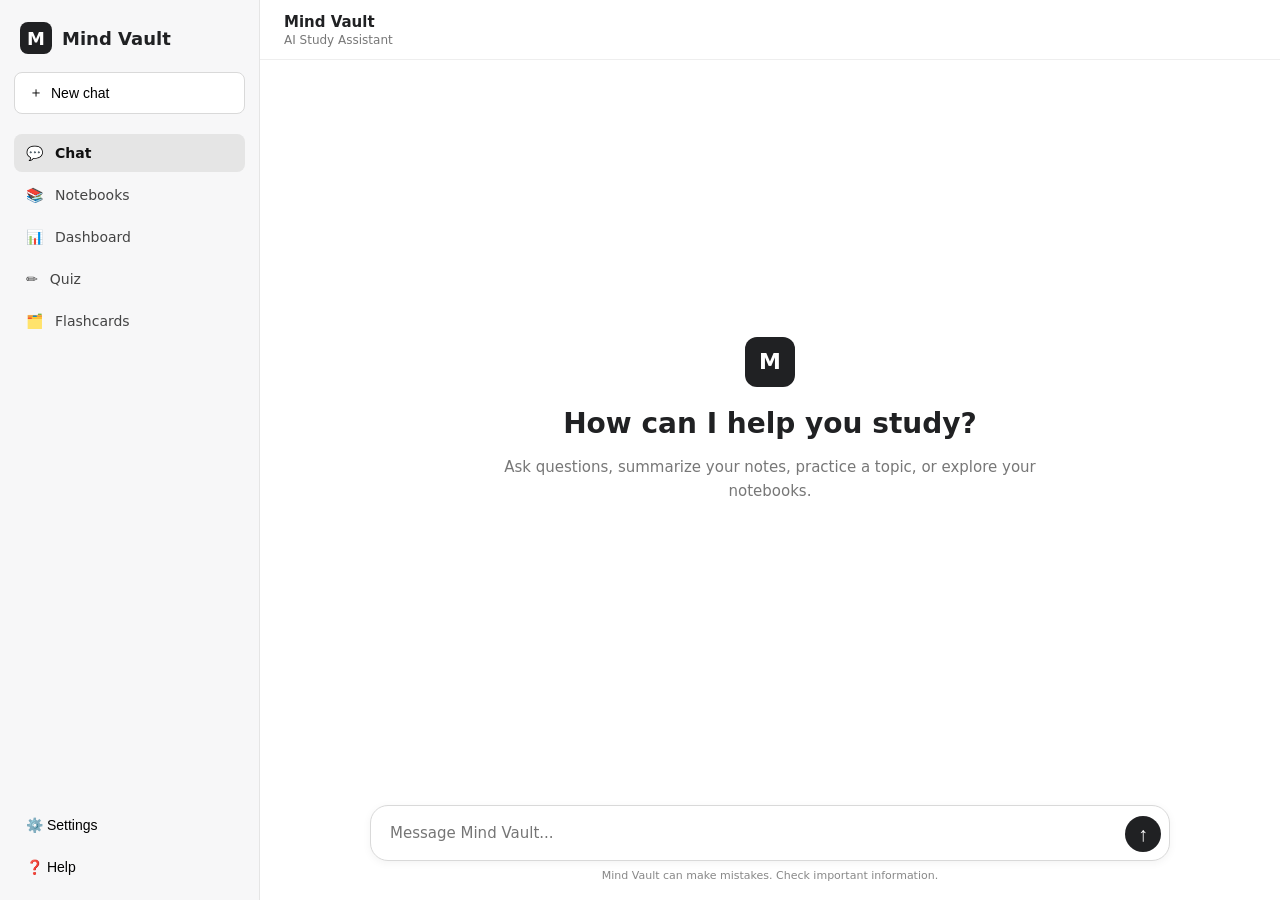
<file: frontend/index.html>
<!DOCTYPE html>
<html lang="en">
<head>
    <meta charset="UTF-8">
    <meta name="viewport" content="width=device-width, initial-scale=1.0">

    <title>Mind Vault - Chat</title>

    <link rel="stylesheet" href="css/index.css">
</head>

<body>

<div class="app">

    <!-- SIDEBAR -->
    <aside class="sidebar">

        <div class="sidebar-top">

            <div class="logo">
                <div class="logo-icon">M</div>
                <span>Mind Vault</span>
            </div>

            <button class="new-chat" id="newChatBtn">
                <span>＋</span>
                New chat
            </button>

        </div>


        <!-- NAVIGATION -->
        <nav class="navigation">

            <a href="index.html" class="nav-item active">
                <span>💬</span>
                Chat
            </a>

            <a href="#" class="nav-item">
                <span>📚</span>
                Notebooks
            </a>

            <a href="dashboard.html" class="nav-item">
                <span>📊</span>
                Dashboard
            </a>

            <a href="quiz.html" class="nav-item">
                <span>✏️</span>
                Quiz
            </a>

            <a href="flashcards.html" class="nav-item">
                <span>🗂️</span>
                Flashcards
            </a>

        </nav>


        <div class="sidebar-bottom">

            <button class="sidebar-option">
                ⚙️ Settings
            </button>

            <button class="sidebar-option">
                ❓ Help
            </button>

        </div>

    </aside>


    <!-- MAIN CHAT AREA -->
    <main class="chat-area">

        <!-- TOP BAR -->
        <header class="chat-header">

            <button class="mobile-menu" id="menuBtn">
                ☰
            </button>

            <div class="chat-title">
                <strong>Mind Vault</strong>
                <span>AI Study Assistant</span>
            </div>

        </header>


        <!-- MESSAGES -->
        <section class="messages" id="messages">

            <div class="welcome">

                <div class="welcome-icon">
                    M
                </div>

                <h1>How can I help you study?</h1>

                <p>
                    Ask questions, summarize your notes,
                    practice a topic, or explore your notebooks.
                </p>

            </div>

        </section>


        <!-- INPUT AREA -->
        <div class="input-area">

            <form id="chatForm" class="chat-form">

                <textarea
                    id="messageInput"
                    placeholder="Message Mind Vault..."
                    rows="1"
                    autocomplete="off"
                ></textarea>

                <button
                    type="submit"
                    id="sendButton"
                    class="send-button"
                    aria-label="Send message"
                >
                    ↑
                </button>

            </form>

            <p class="disclaimer">
                Mind Vault can make mistakes. Check important information.
            </p>

        </div>

    </main>

</div>


<script src="js/chat.js"></script>

</body>
</html>
</file>
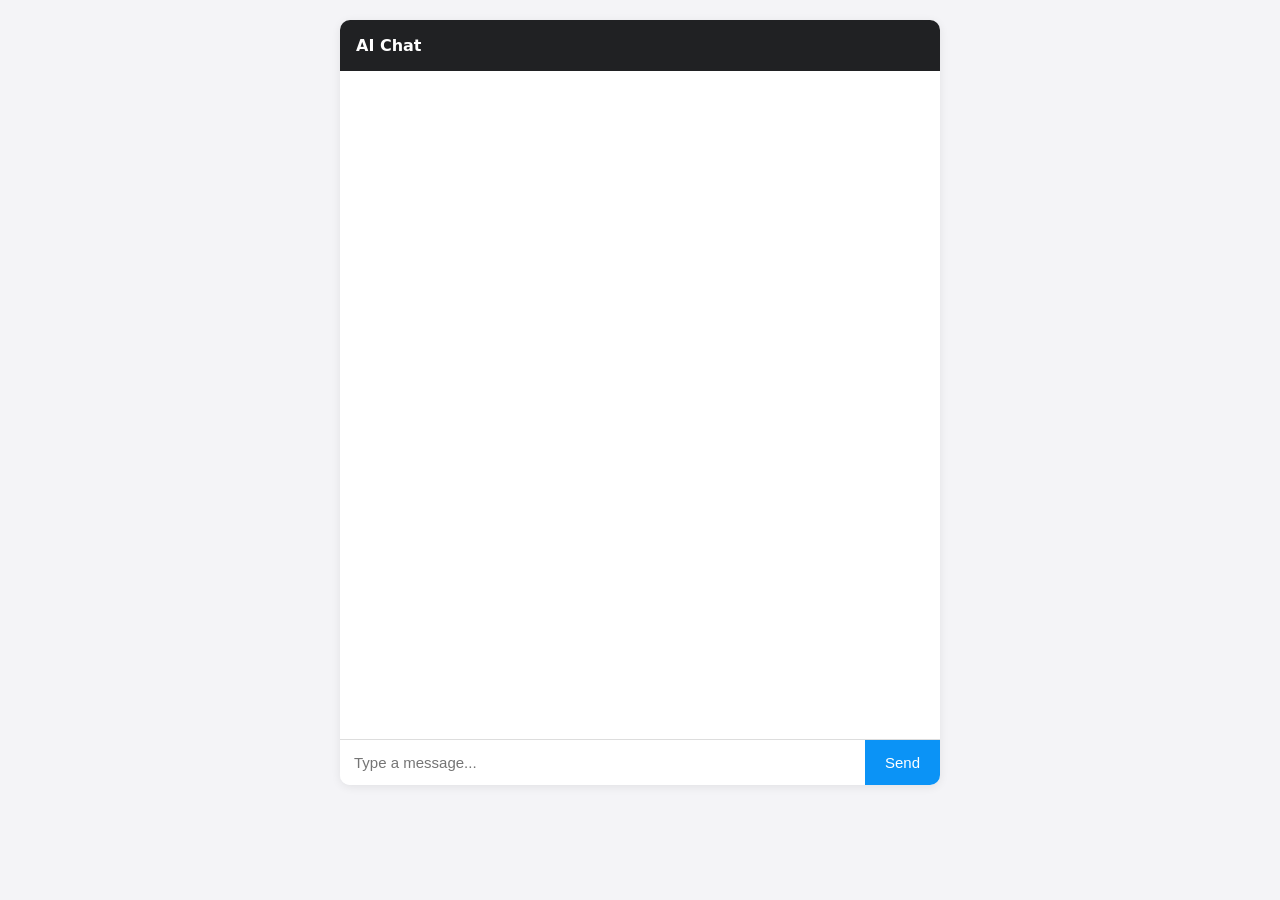
<file: backend/chat.html>
<!DOCTYPE html>
<html lang="en">
<head>
<meta charset="UTF-8">
<title>Simple AI Chat</title>
<style>
  * { box-sizing: border-box; }
  body {
    margin: 0;
    font-family: system-ui, sans-serif;
    background: #f4f4f7;
    display: flex;
    justify-content: center;
    padding: 20px;
  }
  #chat-container {
    width: 100%;
    max-width: 600px;
    background: #fff;
    border-radius: 10px;
    box-shadow: 0 2px 10px rgba(0,0,0,0.08);
    display: flex;
    flex-direction: column;
    height: 85vh;
    overflow: hidden;
  }
  header {
    padding: 16px;
    background: #202123;
    color: #fff;
    font-weight: 600;
  }
  #messages {
    flex: 1;
    padding: 16px;
    overflow-y: auto;
    display: flex;
    flex-direction: column;
    gap: 10px;
  }
  .msg {
    max-width: 75%;
    padding: 10px 14px;
    border-radius: 14px;
    line-height: 1.4;
    white-space: pre-wrap;
  }
  .user {
    align-self: flex-end;
    background: #0b93f6;
    color: #fff;
  }
  .bot {
    align-self: flex-start;
    background: #e5e5ea;
    color: #000;
  }
  form {
    display: flex;
    border-top: 1px solid #ddd;
  }
  #input {
    flex: 1;
    border: none;
    padding: 14px;
    font-size: 15px;
    outline: none;
  }
  button {
    border: none;
    background: #0b93f6;
    color: #fff;
    padding: 0 20px;
    font-size: 15px;
    cursor: pointer;
  }
  button:disabled {
    background: #9cc9f0;
    cursor: default;
  }
</style>
</head>
<body>

<div id="chat-container">
  <header>AI Chat</header>
  <div id="messages"></div>
  <form id="form">
    <input id="input" autocomplete="off" placeholder="Type a message..." />
    <button id="send" type="submit">Send</button>
  </form>
</div>

<script>
  const BACKEND_URL = "http://localhost:8000/chat"; // FastAPI backend endpoint

  const messagesEl = document.getElementById("messages");
  const formEl = document.getElementById("form");
  const inputEl = document.getElementById("input");
  const sendEl = document.getElementById("send");

  function addMessage(text, sender) {
    const div = document.createElement("div");
    div.className = "msg " + sender;
    div.textContent = text;
    messagesEl.appendChild(div);
    messagesEl.scrollTop = messagesEl.scrollHeight;
    return div;
  }

  async function sendMessage(text) {
    addMessage(text, "user");
    inputEl.value = "";
    sendEl.disabled = true;

    const thinkingEl = addMessage("...", "bot");

    try {
      const res = await fetch(BACKEND_URL, {
        method: "POST",
        headers: { "Content-Type": "application/json" },
        body: JSON.stringify({ message: text })
      });

      if (!res.ok) throw new Error("Server error: " + res.status);

      const data = await res.json();
      thinkingEl.textContent = data.reply ?? "(no reply field in response)";
    } catch (err) {
      thinkingEl.textContent = "Error: " + err.message;
    } finally {
      sendEl.disabled = false;
      inputEl.focus();
    }
  }

  formEl.addEventListener("submit", (e) => {
    e.preventDefault();
    const text = inputEl.value.trim();
    if (text) sendMessage(text);
  });
</script>

</body>
</html>
</file>
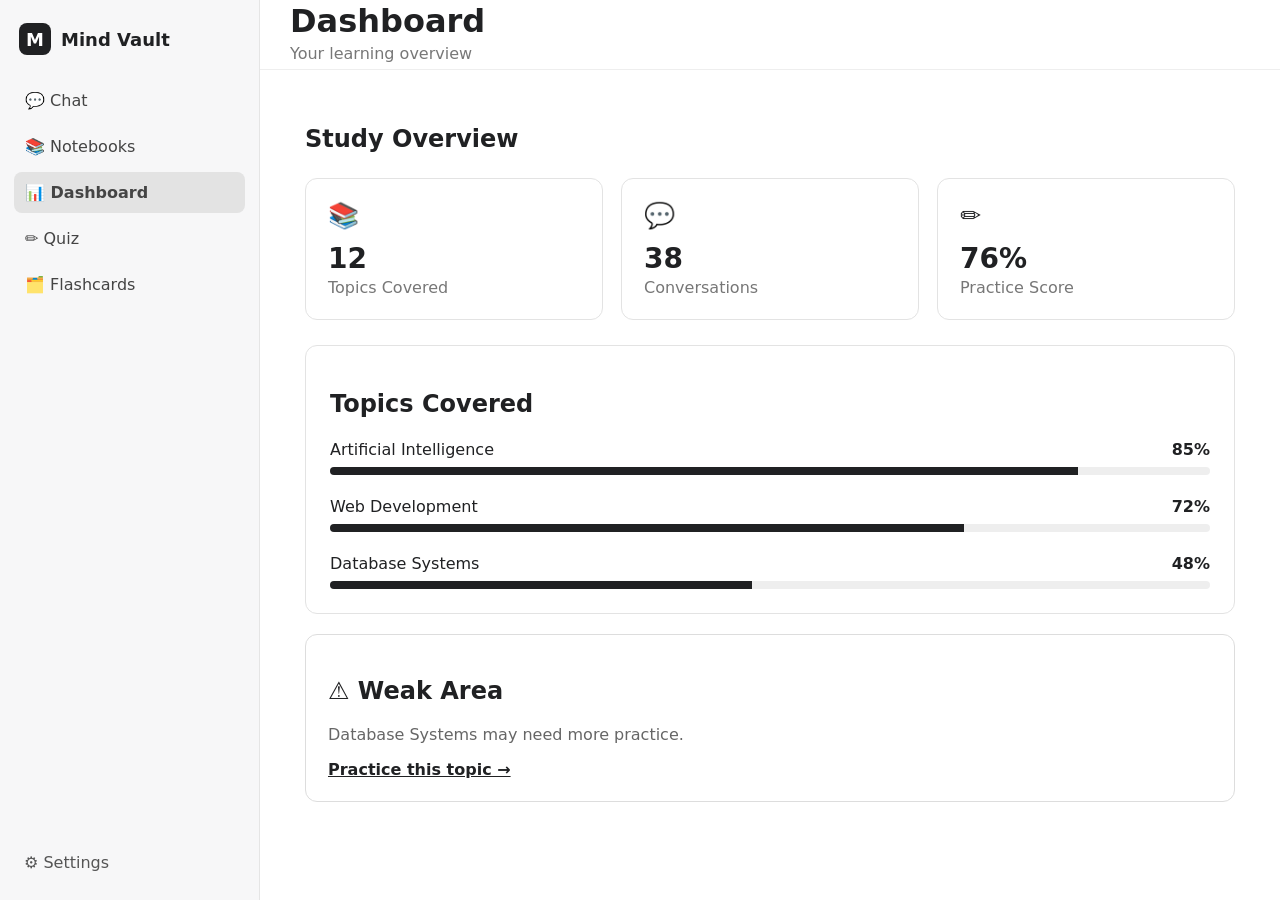
<file: frontend/dashboard.html>
<!DOCTYPE html>
<html lang="en">
<head>
    <meta charset="UTF-8">
    <meta name="viewport" content="width=device-width, initial-scale=1.0">

    <title>Mind Vault - Dashboard</title>

    <link rel="stylesheet" href="css/dashboard.css">
</head>

<body>

<div class="app">

    <aside class="sidebar">

        <div class="logo">
            <div class="logo-icon">M</div>
            <span>Mind Vault</span>
        </div>

        <a href="index.html" class="nav-item">💬 Chat</a>
        <a href="#" class="nav-item">📚 Notebooks</a>
        <a href="dashboard.html" class="nav-item active">📊 Dashboard</a>
        <a href="quiz.html" class="nav-item">✏️ Quiz</a>
        <a href="flashcards.html" class="nav-item">🗂️ Flashcards</a>

        <div class="sidebar-bottom">
            ⚙️ Settings
        </div>

    </aside>


    <main class="main-content">

        <header class="page-header">

            <button id="menuBtn" class="mobile-menu">
                ☰
            </button>

            <div>
                <h1>Dashboard</h1>
                <p>Your learning overview</p>
            </div>

        </header>


        <section class="dashboard">

            <h2>Study Overview</h2>

            <div class="stats">

                <div class="stat-card">
                    <span>📚</span>
                    <h3>12</h3>
                    <p>Topics Covered</p>
                </div>

                <div class="stat-card">
                    <span>💬</span>
                    <h3>38</h3>
                    <p>Conversations</p>
                </div>

                <div class="stat-card">
                    <span>✏️</span>
                    <h3>76%</h3>
                    <p>Practice Score</p>
                </div>

            </div>


            <div class="section-card">

                <h2>Topics Covered</h2>

                <div class="topic">
                    <span>Artificial Intelligence</span>
                    <strong>85%</strong>
                </div>

                <div class="progress">
                    <div style="width: 85%;"></div>
                </div>


                <div class="topic">
                    <span>Web Development</span>
                    <strong>72%</strong>
                </div>

                <div class="progress">
                    <div style="width: 72%;"></div>
                </div>


                <div class="topic">
                    <span>Database Systems</span>
                    <strong>48%</strong>
                </div>

                <div class="progress">
                    <div style="width: 48%;"></div>
                </div>

            </div>


            <div class="weak-area">

                <h2>⚠️ Weak Area</h2>

                <p>
                    Database Systems may need more practice.
                </p>

                <a href="practice.html">
                    Practice this topic →
                </a>

            </div>

        </section>

    </main>

</div>

<script src="js/dashboard.js"></script>

</body>
</html>
</file>
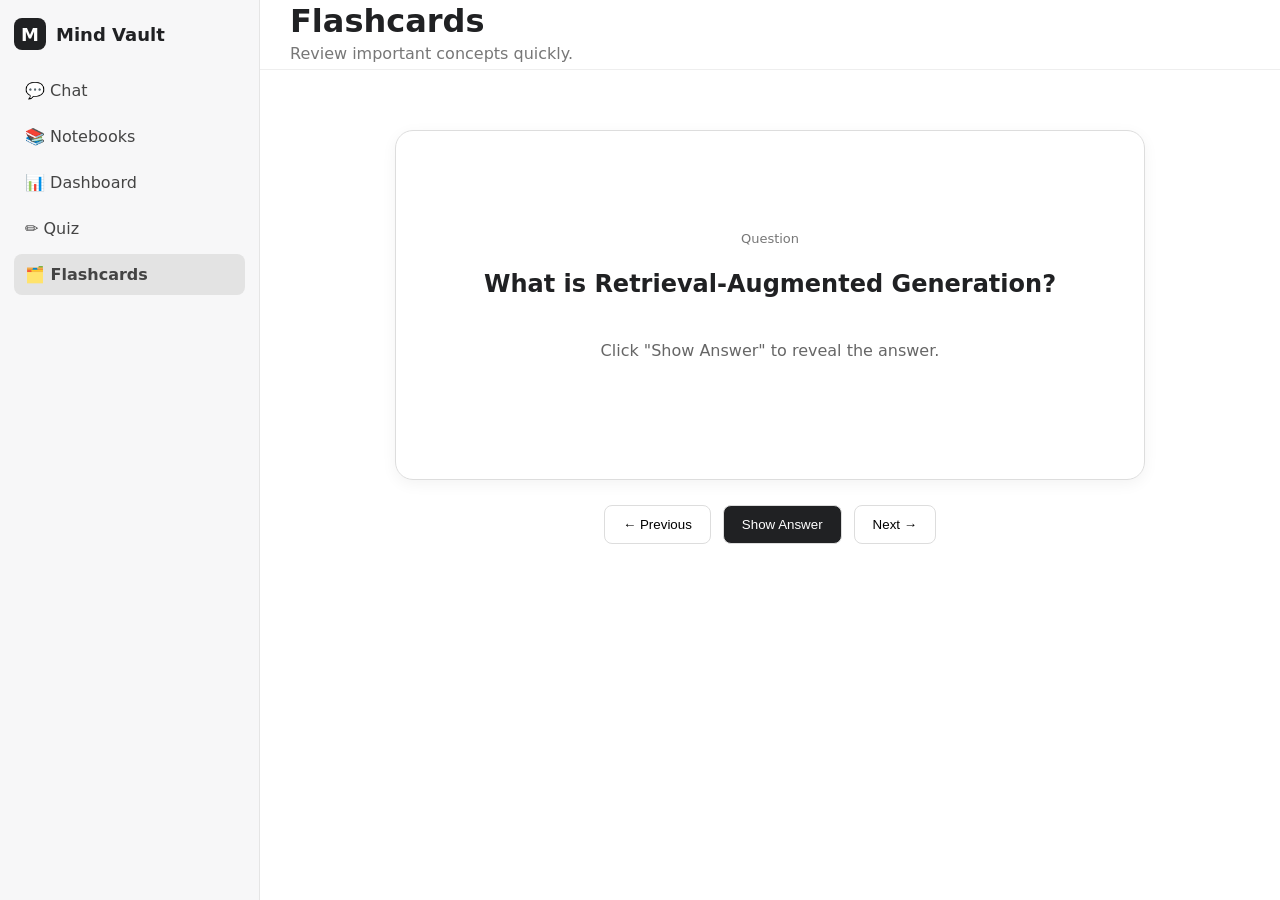
<file: frontend/flashcards.html>
<!DOCTYPE html>
<html lang="en">
<head>
    <meta charset="UTF-8">
    <meta name="viewport" content="width=device-width, initial-scale=1.0">

    <title>Mind Vault - Flashcards</title>

    <link rel="stylesheet" href="css/flashcards.css">
</head>

<body>

<div class="app">

    <aside class="sidebar">

        <div class="logo">
            <div class="logo-icon">M</div>
            <span>Mind Vault</span>
        </div>

        <a href="index.html" class="nav-item">💬 Chat</a>
        <a href="#" class="nav-item">📚 Notebooks</a>
        <a href="dashboard.html" class="nav-item">📊 Dashboard</a>
        <a href="quiz.html" class="nav-item">✏️ Quiz</a>
        <a href="flashcards.html" class="nav-item active">🗂️ Flashcards</a>

    </aside>


    <main class="main-content">

        <header class="page-header">

            <button id="menuBtn" class="mobile-menu">
                ☰
            </button>

            <div>
                <h1>Flashcards</h1>
                <p>Review important concepts quickly.</p>
            </div>

        </header>


        <section class="flashcard-section">

            <div class="flashcard" id="flashcard">

                <span class="card-label">
                    Question
                </span>

                <h2 id="cardQuestion">
                    What is Retrieval-Augmented Generation?
                </h2>

                <p id="cardAnswer">
                    Click "Show Answer" to reveal the answer.
                </p>

            </div>


            <div class="controls">

                <button id="prevBtn">
                    ← Previous
                </button>

                <button id="showBtn">
                    Show Answer
                </button>

                <button id="nextBtn">
                    Next →
                </button>

            </div>

        </section>

    </main>

</div>

<script src="js/flashcards.js"></script>

</body>
</html>
</file>
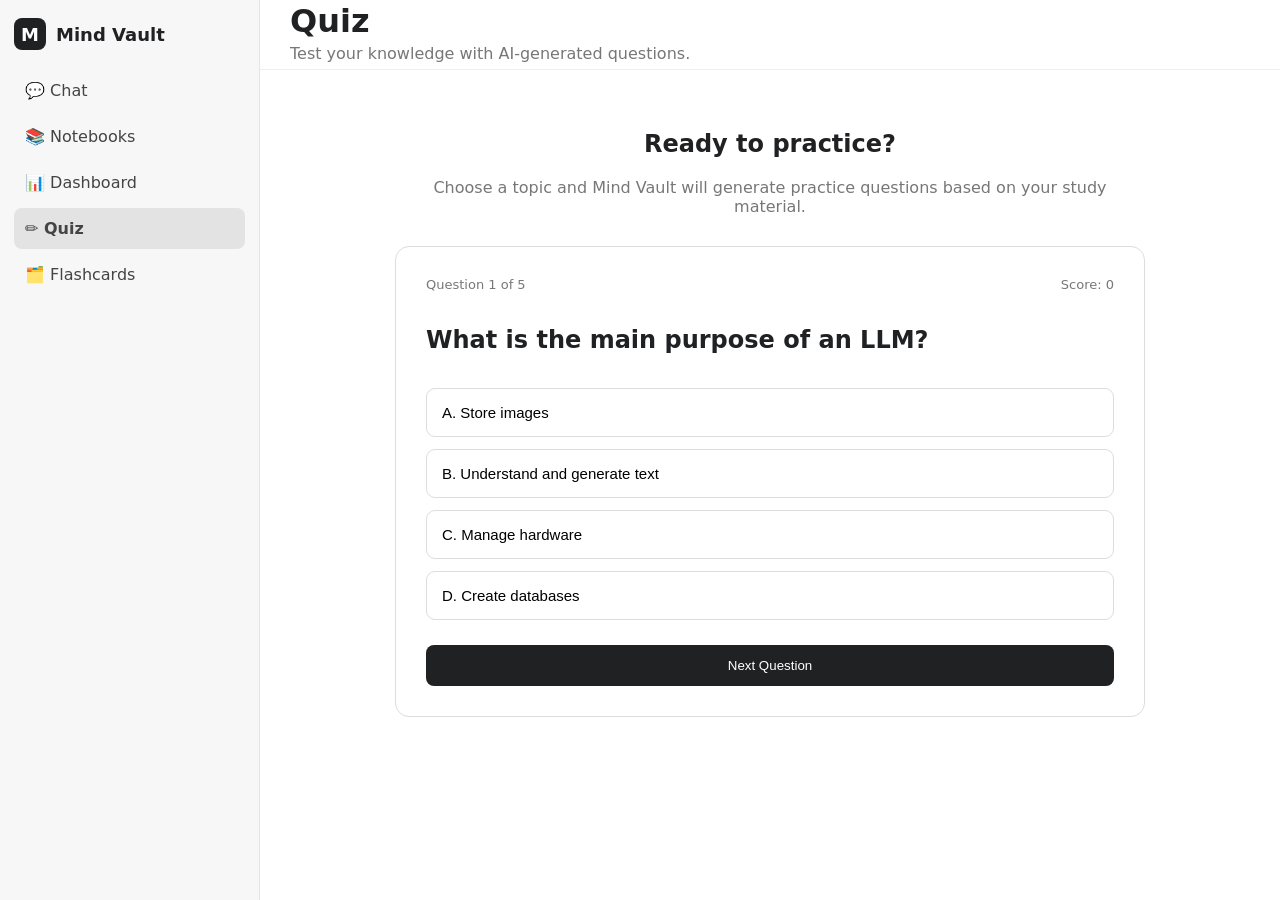
<file: frontend/quiz.html>
<!DOCTYPE html>
<html lang="en">
<head>
    <meta charset="UTF-8">
    <meta name="viewport" content="width=device-width, initial-scale=1.0">

    <title>Mind Vault - Quiz</title>

    <link rel="stylesheet" href="css/quiz.css">
</head>

<body>

<div class="app">

    <aside class="sidebar">

        <div class="logo">
            <div class="logo-icon">M</div>
            <span>Mind Vault</span>
        </div>

        <a href="index.html" class="nav-item">💬 Chat</a>
        <a href="#" class="nav-item">📚 Notebooks</a>
        <a href="dashboard.html" class="nav-item">📊 Dashboard</a>
        <a href="quiz.html" class="nav-item active">✏️ Quiz</a>
        <a href="flashcards.html" class="nav-item">🗂️ Flashcards</a>

    </aside>


    <main class="main-content">

        <header class="page-header">

            <button id="menuBtn" class="mobile-menu">
                ☰
            </button>

            <div>
                <h1>Quiz</h1>
                <p>Test your knowledge with AI-generated questions.</p>
            </div>

        </header>


        <section class="practice-container">

            <div class="practice-intro">

                <h2>Ready to practice?</h2>

                <p>
                    Choose a topic and Mind Vault will generate
                    practice questions based on your study material.
                </p>

            </div>


            <div class="quiz-card">

                <div class="quiz-top">
                    <span>Question 1 of 5</span>
                    <span>Score: 0</span>
                </div>

                <h2>
                    What is the main purpose of an LLM?
                </h2>


                <div class="options">

                    <button class="option">
                        A. Store images
                    </button>

                    <button class="option">
                        B. Understand and generate text
                    </button>

                    <button class="option">
                        C. Manage hardware
                    </button>

                    <button class="option">
                        D. Create databases
                    </button>

                </div>

                <button id="nextBtn" class="next-btn">
                    Next Question
                </button>

            </div>

        </section>

    </main>

</div>

<script src="js/quiz.js"></script>

</body>
</html>
</file>
<file: frontend/css/index.css>
* {
    box-sizing: border-box;
}

body {
    margin: 0;
    font-family: system-ui, -apple-system, BlinkMacSystemFont, "Segoe UI", sans-serif;
    background: #ffffff;
    color: #202123;
}


/* =========================
   MAIN APP
========================= */

.app {
    display: flex;
    height: 100vh;
    width: 100%;
}


/* =========================
   SIDEBAR
========================= */

.sidebar {
    width: 260px;
    background: #f7f7f8;
    border-right: 1px solid #e5e5e5;

    display: flex;
    flex-direction: column;

    padding: 14px;
}


/* LOGO */

.logo {
    display: flex;
    align-items: center;
    gap: 10px;

    font-size: 18px;
    font-weight: 700;

    padding: 8px 6px 18px;
}

.logo-icon {
    width: 32px;
    height: 32px;

    border-radius: 8px;

    background: #202123;
    color: white;

    display: flex;
    align-items: center;
    justify-content: center;

    font-weight: 700;
}


/* NEW CHAT */

.new-chat {
    width: 100%;

    padding: 11px 14px;

    border: 1px solid #d9d9d9;
    border-radius: 8px;

    background: white;

    font-size: 14px;
    text-align: left;

    cursor: pointer;

    display: flex;
    align-items: center;
    gap: 8px;
}

.new-chat:hover {
    background: #eeeeee;
}


/* NAVIGATION */

.navigation {
    margin-top: 20px;

    display: flex;
    flex-direction: column;
    gap: 4px;
}

.nav-item {
    text-decoration: none;

    color: #444;

    padding: 11px 12px;

    border-radius: 8px;

    display: flex;
    align-items: center;
    gap: 12px;

    font-size: 14px;
}

.nav-item:hover {
    background: #ececec;
}

.nav-item.active {
    background: #e5e5e5;
    color: #111;
    font-weight: 600;
}


/* SIDEBAR BOTTOM */

.sidebar-bottom {
    margin-top: auto;

    display: flex;
    flex-direction: column;
    gap: 4px;
}

.sidebar-option {
    border: none;
    background: transparent;

    padding: 11px 12px;

    text-align: left;

    border-radius: 8px;

    font-size: 14px;

    cursor: pointer;
}

.sidebar-option:hover {
    background: #ececec;
}


/* =========================
   CHAT AREA
========================= */

.chat-area {
    flex: 1;

    display: flex;
    flex-direction: column;

    min-width: 0;
}


/* =========================
   HEADER
========================= */

.chat-header {
    height: 60px;

    border-bottom: 1px solid #eeeeee;

    display: flex;
    align-items: center;

    padding: 0 24px;
}

.chat-title {
    display: flex;
    flex-direction: column;

    gap: 2px;
}

.chat-title strong {
    font-size: 15px;
}

.chat-title span {
    font-size: 12px;
    color: #777;
}


/* MOBILE MENU */

.mobile-menu {
    display: none;

    border: none;
    background: transparent;

    font-size: 22px;

    margin-right: 12px;

    cursor: pointer;
}


/* =========================
   MESSAGES
========================= */

.messages {
    flex: 1;

    overflow-y: auto;

    padding: 30px 20px;

    display: flex;
    flex-direction: column;

    gap: 20px;
}


/* WELCOME */

.welcome {
    margin: auto;

    text-align: center;

    max-width: 600px;
}

.welcome-icon {
    width: 50px;
    height: 50px;

    margin: 0 auto 20px;

    border-radius: 12px;

    background: #202123;
    color: white;

    display: flex;
    align-items: center;
    justify-content: center;

    font-weight: bold;
    font-size: 22px;
}

.welcome h1 {
    font-size: 28px;
    margin: 0 0 10px;
}

.welcome p {
    color: #777;

    font-size: 15px;

    line-height: 1.6;
}


/* MESSAGE */

.message-row {
    width: 100%;

    display: flex;

    padding: 5px 0;
}

.message-row.user {
    justify-content: flex-end;
}

.message-row.bot {
    justify-content: flex-start;
}

.message {
    max-width: 75%;

    padding: 12px 16px;

    border-radius: 16px;

    line-height: 1.6;

    font-size: 15px;

    white-space: pre-wrap;

    word-wrap: break-word;
}


/* USER MESSAGE */

.message-row.user .message {
    background: #f0f0f0;

    color: #202123;

    border-bottom-right-radius: 5px;
}


/* AI MESSAGE */

.message-row.bot .message {
    background: transparent;

    color: #202123;

    border-bottom-left-radius: 5px;
}


/* =========================
   INPUT AREA
========================= */

.input-area {
    width: 100%;

    padding: 10px 20px 18px;

    background: white;
}


/* INPUT BOX */

.chat-form {
    max-width: 800px;

    margin: auto;

    position: relative;

    display: flex;
    align-items: flex-end;

    border: 1px solid #d9d9d9;

    border-radius: 18px;

    background: white;

    box-shadow: 0 2px 8px rgba(0, 0, 0, 0.05);

    padding: 8px 8px 8px 14px;
}

.chat-form:focus-within {
    border-color: #aaa;
}


/* TEXTAREA */

#messageInput {
    flex: 1;

    border: none;

    outline: none;

    resize: none;

    font-family: inherit;

    font-size: 15px;

    line-height: 1.5;

    max-height: 150px;

    padding: 8px 5px;

    background: transparent;
}


/* SEND BUTTON */

.send-button {
    width: 36px;
    height: 36px;

    border: none;

    border-radius: 50%;

    background: #202123;

    color: white;

    font-size: 20px;

    cursor: pointer;

    display: flex;

    align-items: center;
    justify-content: center;
}

.send-button:hover {
    background: #000;
}

.send-button:disabled {
    background: #aaa;
    cursor: default;
}


/* DISCLAIMER */

.disclaimer {
    text-align: center;

    font-size: 11px;

    color: #888;

    margin: 8px 0 0;
}


/* =========================
   LOADING
========================= */

.typing {
    display: flex;

    gap: 4px;

    align-items: center;
}

.typing span {
    width: 6px;
    height: 6px;

    background: #777;

    border-radius: 50%;

    animation: typing 1.2s infinite;
}

.typing span:nth-child(2) {
    animation-delay: 0.2s;
}

.typing span:nth-child(3) {
    animation-delay: 0.4s;
}

@keyframes typing {

    0% {
        opacity: 0.3;
    }

    50% {
        opacity: 1;
    }

    100% {
        opacity: 0.3;
    }
}


/* =========================
   MOBILE
========================= */

@media (max-width: 768px) {

    .sidebar {
        position: fixed;

        left: -270px;
        top: 0;

        height: 100vh;

        z-index: 1000;

        transition: left 0.25s ease;
    }

    .sidebar.open {
        left: 0;
    }

    .mobile-menu {
        display: block;
    }

    .chat-header {
        padding: 0 14px;
    }

    .messages {
        padding: 20px 12px;
    }

    .message {
        max-width: 88%;
    }

    .input-area {
        padding: 8px 10px 14px;
    }

    .welcome h1 {
        font-size: 23px;
    }

    .welcome p {
        font-size: 14px;
    }
}
</file>
<file: frontend/css/dashboard.css>
* {
    box-sizing: border-box;
}

body {
    margin: 0;
    font-family: system-ui, sans-serif;
    color: #202123;
}

.app {
    display: flex;
    height: 100vh;
}


/* SIDEBAR */

.sidebar {
    width: 260px;
    background: #f7f7f8;
    border-right: 1px solid #e5e5e5;
    padding: 18px 14px;
    display: flex;
    flex-direction: column;
    gap: 5px;
}

.logo {
    display: flex;
    align-items: center;
    gap: 10px;
    font-weight: bold;
    font-size: 18px;
    padding: 5px;
    margin-bottom: 15px;
}

.logo-icon {
    width: 32px;
    height: 32px;
    background: #202123;
    color: white;
    border-radius: 8px;
    display: flex;
    align-items: center;
    justify-content: center;
}

.nav-item {
    padding: 11px;
    border-radius: 8px;
    text-decoration: none;
    color: #444;
}

.nav-item:hover {
    background: #e9e9e9;
}

.nav-item.active {
    background: #e3e3e3;
    font-weight: bold;
}

.sidebar-bottom {
    margin-top: auto;
    padding: 10px;
    color: #555;
}


/* MAIN */

.main-content {
    flex: 1;
    overflow-y: auto;
}

.page-header {
    height: 70px;
    border-bottom: 1px solid #eee;
    display: flex;
    align-items: center;
    padding: 0 30px;
}

.page-header h1 {
    margin: 0;
}

.page-header p {
    margin: 4px 0;
    color: #777;
}

.dashboard {
    max-width: 1000px;
    margin: auto;
    padding: 35px;
}


/* STATS */

.stats {
    display: grid;
    grid-template-columns: repeat(3, 1fr);
    gap: 18px;
    margin: 25px 0;
}

.stat-card {
    border: 1px solid #e3e3e3;
    border-radius: 12px;
    padding: 22px;
}

.stat-card span {
    font-size: 25px;
}

.stat-card h3 {
    font-size: 28px;
    margin: 12px 0 3px;
}

.stat-card p {
    color: #777;
    margin: 0;
}


/* TOPICS */

.section-card {
    border: 1px solid #e3e3e3;
    border-radius: 12px;
    padding: 24px;
}

.topic {
    display: flex;
    justify-content: space-between;
    margin-top: 22px;
}

.progress {
    height: 8px;
    background: #eeeeee;
    border-radius: 10px;
    margin-top: 8px;
    overflow: hidden;
}

.progress div {
    height: 100%;
    background: #202123;
}


/* WEAK AREA */

.weak-area {
    margin-top: 20px;
    padding: 22px;
    border: 1px solid #ddd;
    border-radius: 12px;
}

.weak-area p {
    color: #666;
}

.weak-area a {
    color: #202123;
    font-weight: 600;
}


/* MOBILE */

.mobile-menu {
    display: none;
}

@media (max-width: 768px) {

    .sidebar {
        position: fixed;
        left: -270px;
        top: 0;
        height: 100%;
        z-index: 10;
        transition: 0.25s;
    }

    .sidebar.open {
        left: 0;
    }

    .mobile-menu {
        display: block;
        border: none;
        background: none;
        font-size: 22px;
        margin-right: 12px;
    }

    .dashboard {
        padding: 20px;
    }

    .stats {
        grid-template-columns: 1fr;
    }
}
</file>
<file: frontend/css/flashcards.css>
* {
    box-sizing: border-box;
}

body {
    margin: 0;
    font-family: system-ui, sans-serif;
    color: #202123;
}

.app {
    display: flex;
    height: 100vh;
}


/* SIDEBAR */

.sidebar {
    width: 260px;
    background: #f7f7f8;
    border-right: 1px solid #e5e5e5;
    padding: 18px 14px;
    display: flex;
    flex-direction: column;
    gap: 5px;
}

.logo {
    display: flex;
    align-items: center;
    gap: 10px;
    font-size: 18px;
    font-weight: bold;
    margin-bottom: 15px;
}

.logo-icon {
    width: 32px;
    height: 32px;
    background: #202123;
    color: white;
    border-radius: 8px;
    display: flex;
    align-items: center;
    justify-content: center;
}

.nav-item {
    padding: 11px;
    border-radius: 8px;
    color: #444;
    text-decoration: none;
}

.nav-item:hover {
    background: #e9e9e9;
}

.nav-item.active {
    background: #e3e3e3;
    font-weight: bold;
}


/* MAIN */

.main-content {
    flex: 1;
}

.page-header {
    height: 70px;
    border-bottom: 1px solid #eee;
    padding: 0 30px;
    display: flex;
    align-items: center;
}

.page-header h1 {
    margin: 0;
}

.page-header p {
    margin: 4px 0;
    color: #777;
}


/* FLASHCARD */

.flashcard-section {
    max-width: 800px;
    margin: auto;
    padding: 60px 25px;
}

.flashcard {
    min-height: 350px;

    border: 1px solid #ddd;
    border-radius: 18px;

    padding: 45px;

    display: flex;
    flex-direction: column;
    justify-content: center;
    align-items: center;

    text-align: center;

    box-shadow: 0 4px 15px rgba(0,0,0,0.05);
}

.card-label {
    font-size: 13px;
    color: #777;
}

.flashcard h2 {
    max-width: 600px;
    line-height: 1.5;
}

.flashcard p {
    color: #666;
    line-height: 1.6;
}


/* CONTROLS */

.controls {
    display: flex;
    justify-content: center;
    gap: 12px;
    margin-top: 25px;
}

.controls button {
    padding: 11px 18px;
    border: 1px solid #ddd;
    border-radius: 8px;
    background: white;
    cursor: pointer;
}

.controls button:hover {
    background: #eeeeee;
}

#showBtn {
    background: #202123;
    color: white;
}


/* MOBILE */

.mobile-menu {
    display: none;
}

@media (max-width: 768px) {

    .sidebar {
        position: fixed;
        left: -270px;
        top: 0;
        height: 100%;
        z-index: 10;
        transition: 0.25s;
    }

    .sidebar.open {
        left: 0;
    }

    .mobile-menu {
        display: block;
        border: none;
        background: none;
        font-size: 22px;
        margin-right: 12px;
    }

    .flashcard {
        min-height: 300px;
        padding: 25px;
    }

    .controls {
        flex-wrap: wrap;
    }
}
</file>
<file: frontend/css/quiz.css>
* {
    box-sizing: border-box;
}

body {
    margin: 0;
    font-family: system-ui, sans-serif;
    color: #202123;
}

.app {
    display: flex;
    height: 100vh;
}


/* SIDEBAR */

.sidebar {
    width: 260px;
    background: #f7f7f8;
    border-right: 1px solid #e5e5e5;
    padding: 18px 14px;
    display: flex;
    flex-direction: column;
    gap: 5px;
}

.logo {
    display: flex;
    gap: 10px;
    align-items: center;
    font-weight: bold;
    font-size: 18px;
    margin-bottom: 15px;
}

.logo-icon {
    width: 32px;
    height: 32px;
    background: #202123;
    color: white;
    border-radius: 8px;
    display: flex;
    align-items: center;
    justify-content: center;
}

.nav-item {
    padding: 11px;
    border-radius: 8px;
    text-decoration: none;
    color: #444;
}

.nav-item:hover {
    background: #e9e9e9;
}

.nav-item.active {
    background: #e3e3e3;
    font-weight: bold;
}


/* MAIN */

.main-content {
    flex: 1;
}

.page-header {
    height: 70px;
    border-bottom: 1px solid #eee;
    padding: 0 30px;
    display: flex;
    align-items: center;
}

.page-header h1 {
    margin: 0;
}

.page-header p {
    margin: 4px 0;
    color: #777;
}

.practice-container {
    max-width: 800px;
    margin: auto;
    padding: 40px 25px;
}

.practice-intro {
    text-align: center;
    margin-bottom: 30px;
}

.practice-intro p {
    color: #777;
}


/* QUIZ */

.quiz-card {
    border: 1px solid #ddd;
    border-radius: 14px;
    padding: 30px;
}

.quiz-top {
    display: flex;
    justify-content: space-between;
    color: #777;
    font-size: 13px;
}

.quiz-card h2 {
    margin: 30px 0;
    line-height: 1.5;
}

.options {
    display: flex;
    flex-direction: column;
    gap: 12px;
}

.option {
    background: white;
    border: 1px solid #ddd;
    padding: 15px;
    border-radius: 9px;
    text-align: left;
    cursor: pointer;
    font-size: 15px;
}

.option:hover {
    background: #f5f5f5;
}

.option.selected {
    border-color: #202123;
    background: #eeeeee;
}

.next-btn {
    margin-top: 25px;
    width: 100%;
    padding: 13px;
    border: none;
    border-radius: 8px;
    background: #202123;
    color: white;
    cursor: pointer;
}

.mobile-menu {
    display: none;
}


/* MOBILE */

@media (max-width: 768px) {

    .sidebar {
        position: fixed;
        left: -270px;
        top: 0;
        height: 100%;
        z-index: 10;
        transition: 0.25s;
    }

    .sidebar.open {
        left: 0;
    }

    .mobile-menu {
        display: block;
        border: none;
        background: none;
        font-size: 22px;
        margin-right: 12px;
    }
}
</file>
